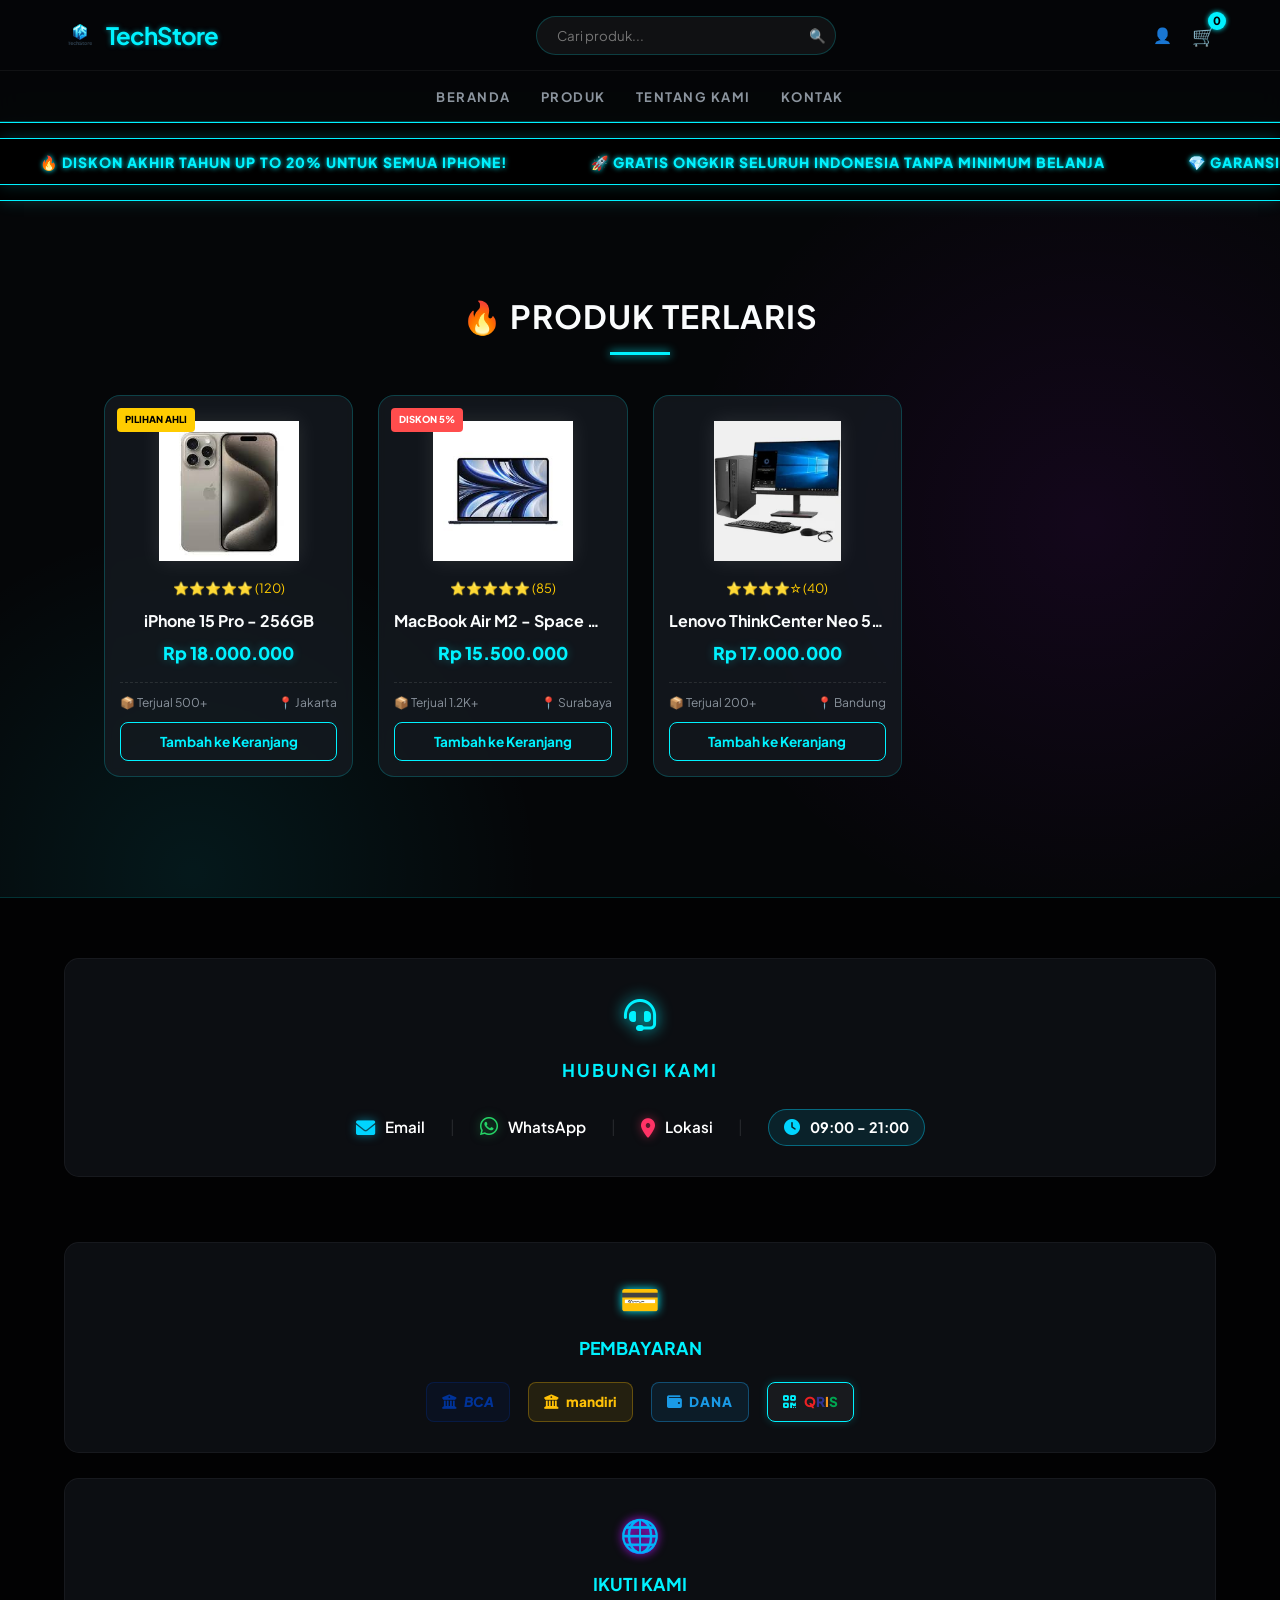
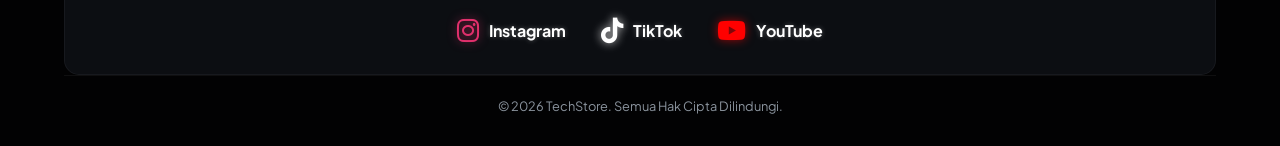
<file: index.html>
<!DOCTYPE html>
<html lang="id">
<head>
    <meta charset="UTF-8">
    <meta name="viewport" content="width=device-width, initial-scale=1.0">
    <title>TechStore - Solusi Gadget Premium</title>
    <link rel="icon" type="image/png" href="logo web.png">
    <link rel="stylesheet" href="style.css">
    <link href="https://fonts.googleapis.com/css2?family=Plus+Jakarta+Sans:wght@400;700&display=swap" rel="stylesheet">
    <link rel="stylesheet" href="https://cdnjs.cloudflare.com/ajax/libs/font-awesome/6.0.0/css/all.min.css">
</head>
<body>

    <div id="cart-modal">
        <div class="modal-header">
            <h2 class="section-title" style="margin-top: 0; font-size: 1.5rem;">🛒 Keranjang</h2>
        </div>
        
        <div id="cart-items-list" class="cart-items-container">
            <p class="empty-msg">Keranjang Anda masih kosong...</p>
        </div>

        <div class="cart-summary">
            <div class="total-row">
                <span>Total Estimasi:</span>
                <span id="cart-total" class="price">Rp 0</span>
            </div>
            <button class="btn-checkout" onclick="processCheckout()">Checkout Sekarang</button>
            <button class="btn-close" onclick="toggleCart()" style="border-color: var(--text-dim); color: var(--text-dim); margin-top: 10px;">Kembali Belanja</button>
        </div>
    </div>

    <header>
    <div class="top-bar">
        <div class="menu-toggle" onclick="toggleMenu()">
            <span></span>
            <span></span>
            <span></span>
        </div>

        <div class="logo">
    <a href="index.html">
        <img src="logo-techstore.png" alt="TechStore Logo" style="height: 40px; width: auto; vertical-align: middle;">
        <span style="margin-left: 10px;">TechStore</span>
    </a>
</div>

        <div class="search-container">
   <input type="text" id="search-input" placeholder="Cari produk..." 
       onkeyup="searchProducts()" 
       onkeypress="handleSearch(event)">
    <button type="button">🔍</button>
</div>

        <div class="user-actions">
            <a href="Login.html" class="user-icon">👤</a>
            <div class="cart-icon" onclick="toggleCart()">
                🛒 <span id="cart-count">0</span>
            </div>
        </div>
    </div>

    <nav id="nav-menu">
        <ul>
            <li><a href="index.html">Beranda</a></li>
            <li><a href="katalog.html">Produk</a></li>
            <li><a href="tentang.html">Tentang Kami</a></li>
            <li><a href="kontak.html">Kontak</a></li>
        </ul>
    </nav>
</header>

<div class="promo-neon-box">
    <div class="marquee-container">
       <div class="marquee-content">
        <span>🔥 DISKON AKHIR TAHUN UP TO 20% UNTUK SEMUA IPHONE!</span>
        <span>🚀 GRATIS ONGKIR SELURUH INDONESIA TANPA MINIMUM BELANJA</span>
        <span>💎 GARANSI RESMI IBOX 1 TAHUN</span>
        <span>⚡ PROSES CEPAT & PACKING KAYU AMAN</span>
        <span>🔥 DISKON AKHIR TAHUN UP TO 20% UNTUK SEMUA IPHONE!</span>
        <span>🚀 GRATIS ONGKIR SELURUH INDONESIA TANPA MINIMUM BELANJA</span>
    </div>
    </div>
</div>

    <main class="container">
    <h2 class="section-title">🔥 Produk Terlaris</h2>
    <div class="product-grid">
        <div class="product-card">
            <div class="badge-premium">Pilihan Ahli</div>
            <img src="ip 15 pro.jpg" alt="iPhone 15 Pro">
            <div class="rating">⭐⭐⭐⭐⭐ <span>(120)</span></div>
            <h3>iPhone 15 Pro - 256GB</h3>
            <p class="price">Rp 18.000.000</p>
            <div class="product-stats">
                <span>📦 Terjual 500+</span>
                <span>📍 Jakarta</span>
            </div>
            <button onclick="addToCart('iPhone 15 Pro', 18000000)">Tambah ke Keranjang</button>
        </div>

        <div class="product-card">
            <div class="badge-promo">Diskon 5%</div>
            <img src="mac book air m2.jpg" alt="MacBook">
            <div class="rating">⭐⭐⭐⭐⭐ <span>(85)</span></div>
            <h3>MacBook Air M2 - Space Gray</h3>
            <p class="price">Rp 15.500.000</p>
            <div class="product-stats">
                <span>📦 Terjual 1.2K+</span>
                <span>📍 Surabaya</span>
            </div>
            <button onclick="addToCart('MacBook Air M2', 15500000)">Tambah ke Keranjang</button>
        </div>

        <div class="product-card">
            <img src="lenovo think.jpg" alt="Komputer">
            <div class="rating">⭐⭐⭐⭐☆ <span>(40)</span></div>
            <h3>Lenovo ThinkCenter Neo 50t</h3>
            <p class="price">Rp 17.000.000</p>
            <div class="product-stats">
                <span>📦 Terjual 200+</span>
                <span>📍 Bandung</span>
            </div>
            <button onclick="addToCart('Lenovo ThinkCenter Neo', 17000000)">Tambah ke Keranjang</button>
        </div>
    </div>
</main>

    <footer>
    <div class="footer-container">
     <div class="footer-box" style="text-align: center; margin-bottom: 25px;">
    <div class="footer-icon" style="color: var(--neon-blue); text-shadow: 0 0 15px var(--neon-blue); font-size: 2rem; margin-bottom: 15px;">
        <i class="fas fa-headset"></i>
    </div>
    
    <h3 style="margin-bottom: 25px; letter-spacing: 2px;">HUBUNGI KAMI</h3>
    
    <div class="contact-links-container" style="display: flex; flex-direction: row; gap: 25px; justify-content: center; align-items: center; flex-wrap: wrap;">
        
        <a href="mailto:support@techstore.com" style="text-decoration: none; color: #ffffff; display: flex; align-items: center; gap: 10px; transition: 0.3s;">
            <i class="fas fa-envelope" style="font-size: 1.2rem; color: #00d4ff; filter: drop-shadow(0 0 5px rgba(0,212,255,0.5));"></i>
            <span style="font-size: 0.95rem; font-weight: 600;">Email</span>
        </a>

        <span style="color: rgba(255,255,255,0.1);">|</span>

        <a href="https://wa.me/6282593395795" target="_blank" style="text-decoration: none; color: #ffffff; display: flex; align-items: center; gap: 10px; transition: 0.3s;">
            <i class="fab fa-whatsapp" style="font-size: 1.3rem; color: #25D366; filter: drop-shadow(0 0 5px rgba(37,211,102,0.5));"></i>
            <span style="font-size: 0.95rem; font-weight: 600;">WhatsApp</span>
        </a>

        <span style="color: rgba(255,255,255,0.1);">|</span>

        <a href="#" style="text-decoration: none; color: #ffffff; display: flex; align-items: center; gap: 10px; transition: 0.3s;">
            <i class="fas fa-location-dot" style="font-size: 1.2rem; color: #ff3366; filter: drop-shadow(0 0 5px rgba(255,51,102,0.5));"></i>
            <span style="font-size: 0.95rem; font-weight: 600;">Lokasi</span>
        </a>

        <span style="color: rgba(255,255,255,0.1);">|</span>

        <div style="display: flex; align-items: center; gap: 10px; color: #ffffff; background: rgba(0, 212, 255, 0.1); padding: 6px 15px; border-radius: 20px; border: 1px solid rgba(0, 212, 255, 0.4);">
            <i class="fas fa-clock" style="color: #00d4ff;"></i>
            <span style="font-size: 0.9rem; font-weight: 700;">09:00 - 21:00</span>
        </div>

    </div>
</div>
</div>

      <div class="footer-box" style="text-align: center; margin-bottom: 25px;">
     <div class="footer-icon" style="color: var(--neon-blue); text-shadow: 0 0 10px var(--neon-blue); margin-bottom: 10px;">💳</div>
    <h3 style="margin-bottom: 20px;">Pembayaran</h3>
    
    <div class="payment-methods" style="display: flex; flex-direction: row; gap: 18px; justify-content: center; align-items: center; flex-wrap: wrap;">
        
        <div class="pay-item" style="display: flex; align-items: center; gap: 8px; background: rgba(0, 51, 153, 0.1); padding: 8px 15px; border-radius: 8px; border: 1px solid rgba(0, 51, 153, 0.3);">
            <i class="fas fa-university" style="color: #003399; font-size: 0.9rem;"></i>
            <span style="color: #003399; font-weight: 800; font-style: italic; font-size: 0.85rem;">BCA</span>
        </div>

        <div class="pay-item" style="display: flex; align-items: center; gap: 8px; background: rgba(255, 193, 7, 0.1); padding: 8px 15px; border-radius: 8px; border: 1px solid rgba(255, 193, 7, 0.3);">
            <i class="fas fa-building-columns" style="color: #ffc107; font-size: 0.9rem;"></i>
            <span style="color: #ffc107; font-weight: 800; font-size: 0.85rem;">mandiri</span>
        </div>

        <div class="pay-item" style="display: flex; align-items: center; gap: 8px; background: rgba(26, 154, 230, 0.1); padding: 8px 15px; border-radius: 8px; border: 1px solid rgba(26, 154, 230, 0.4);">
            <i class="fas fa-wallet" style="color: #1a9ae6; font-size: 0.9rem;"></i>
            <span style="color: #1a9ae6; font-weight: 800; font-size: 0.85rem; letter-spacing: 1px;">DANA</span>
        </div>

        <div class="pay-item" style="display: flex; align-items: center; gap: 8px; background: rgba(255, 255, 255, 0.05); padding: 8px 15px; border-radius: 8px; border: 1px solid var(--neon-blue); box-shadow: 0 0 8px rgba(0, 242, 255, 0.2);">
            <i class="fas fa-qrcode" style="color: var(--neon-blue); font-size: 0.9rem;"></i>
            <span style="font-weight: 800; font-size: 0.85rem;">
                <span style="color: #ed2124;">Q</span><span style="color: #2e3192;">R</span><span style="color: #f6941e;">I</span><span style="color: #00a651;">S</span>
            </span>
        </div>
    </div>
</div>
</div>

    <div class="footer-box" style="text-align: center; margin-bottom: 0;">
    <div class="footer-icon" style="color: var(--neon-purple); text-shadow: 0 0 10px var(--neon-purple); margin-bottom: 10px;">🌐</div>
    <h3 style="margin-bottom: 20px;">Ikuti Kami</h3>
    
    <div class="social-links-container" style="display: flex; flex-direction: row; gap: 35px; justify-content: center; flex-wrap: wrap;">
        
        <a href="https://instagram.com/TechStore_ID" target="_blank" 
           style="text-decoration: none; display: flex; align-items: center; gap: 10px; transition: 0.3s;">
            <i class="fab fa-instagram" style="font-size: 1.6rem; color: #E1306C; filter: drop-shadow(0 0 5px rgba(225, 48, 108, 0.6));"></i>
            <span style="font-size: 1rem; font-weight: 700; color: #ffffff; text-shadow: 0 0 5px rgba(255,255,255,0.3);">Instagram</span>
        </a>

        <a href="https://tiktok.com/@TechStoreOfficial" target="_blank" 
           style="text-decoration: none; display: flex; align-items: center; gap: 10px; transition: 0.3s;">
            <i class="fab fa-tiktok" style="font-size: 1.6rem; color: #ffffff; filter: drop-shadow(0 0 5px rgba(255, 255, 255, 0.8));"></i>
            <span style="font-size: 1rem; font-weight: 700; color: #ffffff; text-shadow: 0 0 5px rgba(255,255,255,0.3);">TikTok</span>
        </a>

        <a href="https://youtube.com/c/TechStoreTV" target="_blank" 
           style="text-decoration: none; display: flex; align-items: center; gap: 10px; transition: 0.3s;">
            <i class="fab fa-youtube" style="font-size: 1.6rem; color: #FF0000; filter: drop-shadow(0 0 5px rgba(255, 0, 0, 0.6));"></i>
            <span style="font-size: 1rem; font-weight: 700; color: #ffffff; text-shadow: 0 0 5px rgba(255,255,255,0.3);">YouTube</span>
        </a>
        
    </div>
</div>
    </div>
    <div class="footer-bottom">
        <p>&copy; 2026 TechStore. Semua Hak Cipta Dilindungi.</p>
    </div>
</footer>
<script src="script.js"></script>
</body>
</html>
</file>
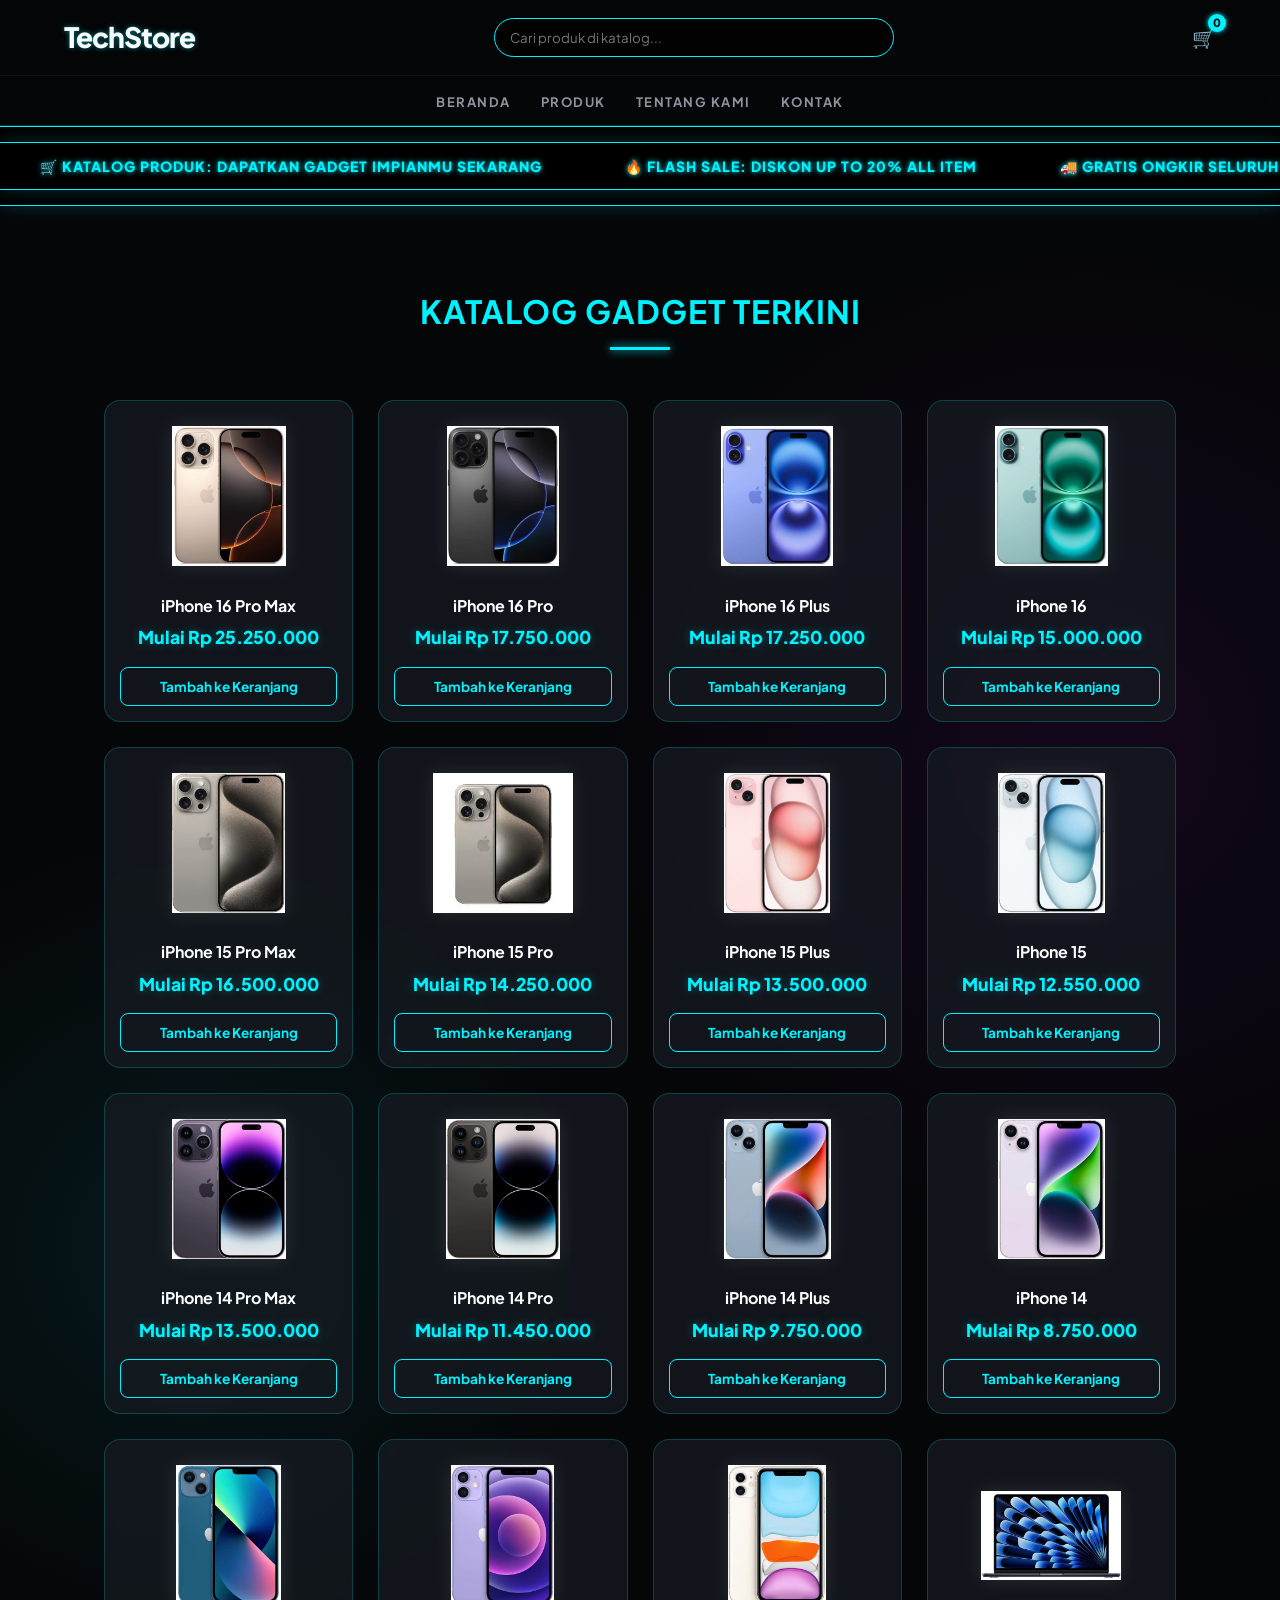
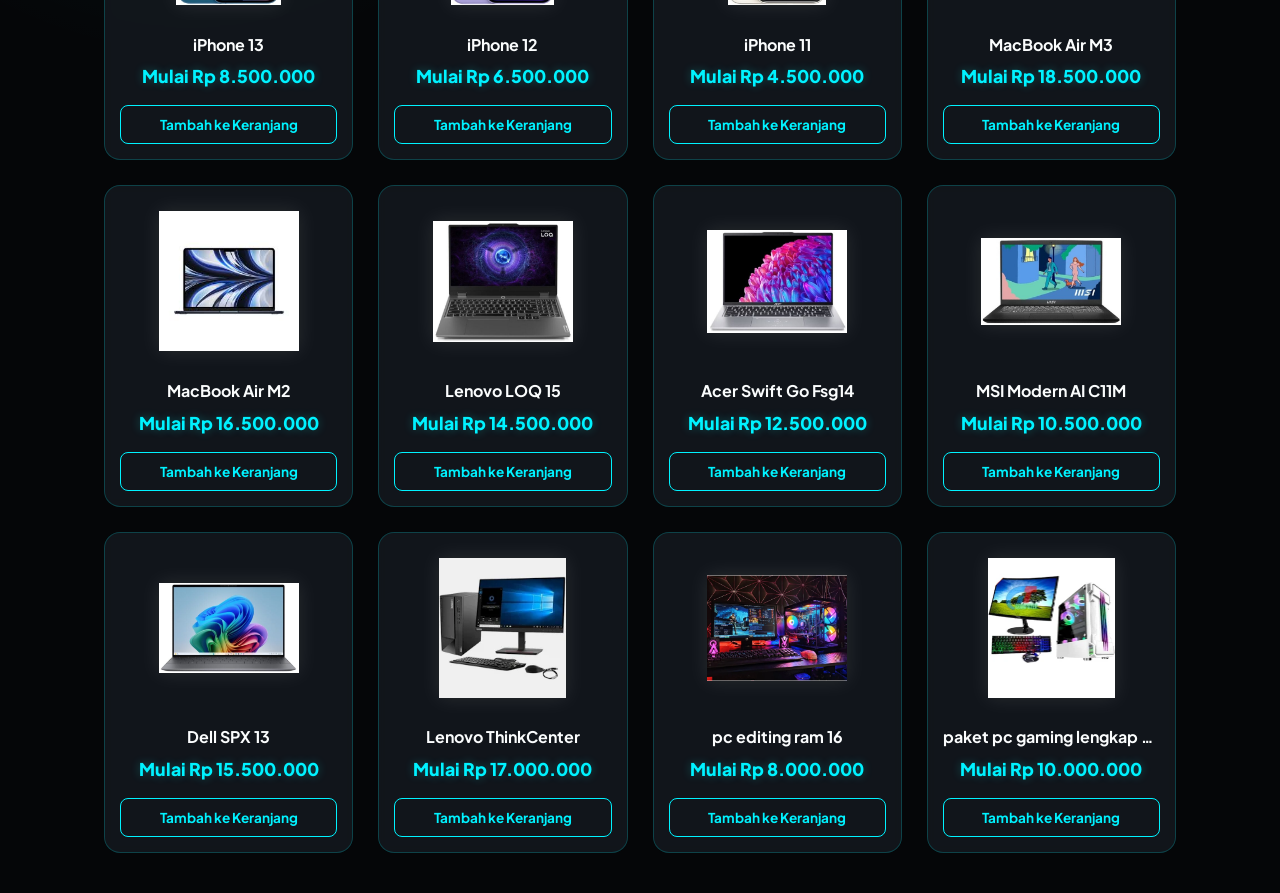
<file: katalog.html>
<!DOCTYPE html>
<html lang="id">
<head>
    <meta charset="UTF-8">
    <meta name="viewport" content="width=device-width, initial-scale=1.0">
    <title>Katalog Produk - TechStore</title>
    <link rel="icon" type="image/png" href="logo web.png">
    <link rel="stylesheet" href="style.css">
</head>
<body>
    <div id="cart-modal">
        <h2 style="color: var(--neon-blue); margin-bottom: 20px;">🛒 Keranjang Belanja</h2>
        <div id="cart-items-list"><p style="color: var(--text-dim);">Keranjang masih kosong...</p></div>
        <hr style="margin: 20px 0; border: 0.5px solid #333;">
        <div style="display: flex; justify-content: space-between; font-weight: bold;">
            <span>Total:</span> <span id="cart-total">Rp 0</span>
        </div>
        <button style="width: 100%; margin-top: 20px;" onclick="processCheckout()">Checkout Sekarang</button>
        <button style="width: 100%; margin-top: 10px; border-color: #ff4d4d; color: #ff4d4d;" onclick="toggleCart()">Tutup</button>
    </div>

    <header>
        <div class="top-bar">
            <div class="menu-toggle" onclick="toggleMenu()">
                <span></span><span></span><span></span>
            </div>
            <div class="logo">TechStore</div>
            <div class="search-container" style="flex: 1; margin: 0 20px; max-width: 400px;">
            <input type="text" id="search-input" placeholder="Cari produk di katalog..." 
                   onkeyup="searchProducts()" 
                   onkeypress="handleSearch(event)"
                   style="width: 100%; padding: 10px 15px; border-radius: 20px; border: 1px solid var(--neon-blue); background: rgba(0,0,0,0.5); color: white; outline: none;">
        </div>
            <div class="user-actions">
                <div class="cart-icon" onclick="toggleCart()" style="cursor:pointer">🛒 <span id="cart-count">0</span></div>
            </div>
        </div>
        <nav id="nav-menu">
            <ul>
                <li><a href="index.html">Beranda</a></li>
                <li><a href="katalog.html">Produk</a></li>
                <li><a href="tentang.html">Tentang Kami</a></li>
                <li><a href="kontak.html">Kontak</a></li>
            </ul>
        </nav>
    </header>

    <div class="promo-neon-box">
    <div class="marquee-container">
        <div class="marquee-content">
            <span>🛒 KATALOG PRODUK: DAPATKAN GADGET IMPIANMU SEKARANG</span>
            <span>🔥 FLASH SALE: DISKON UP TO 20% ALL ITEM</span>
            <span>🚚 GRATIS ONGKIR SELURUH INDONESIA</span>
            <span>✅ READY STOCK: IPHONE 16 SERIES & MACBOOK M3</span>
            <span>💎 BARANG 100% ORIGINAL & GARANSI RESMI</span>
            <span>⚡ PENGIRIMAN CEPAT & PACKING AMAN</span>
            <span>🛒 KATALOG PRODUK: DAPATKAN GADGET IMPIANMU SEKARANG</span>
            <span>🔥 FLASH SALE: DISKON UP TO 20% ALL ITEM</span>
        </div>
    </div>
</div>

    <main class="container">
        <h1 class="section-title" style="text-align:center; margin: 30px 0; color: var(--neon-blue);">Katalog Gadget Terkini</h1>
        
        <div class="product-grid">
           <div class="product-card">
    <img src="ip16 Pro Max.jpg" alt="iPhone">
    <h3>iPhone 16 Pro Max</h3>
    <p class="price">Mulai Rp 25.250.000</p>
    <button onclick="openVariantModal('iPhone 16 Pro Max')">Tambah ke Keranjang</button>
</div>
 <div class="product-card">
    <img src="iP 16 Pro.jpg" alt="iPhone">
    <h3>iPhone 16 Pro </h3>
    <p class="price">Mulai Rp 17.750.000</p>
    <button onclick="openVariantModal('iPhone 16 Pro ')">Tambah ke Keranjang</button>
</div>
 <div class="product-card">
    <img src="ip 16 plus.jpg" alt="iPhone">
    <h3>iPhone 16 Plus</h3>
    <p class="price">Mulai Rp 17.250.000</p>
    <button onclick="openVariantModal('iPhone 16 Plus')">Tambah ke Keranjang</button>
</div>
 <div class="product-card">
    <img src="ip 16.jpg" alt="iPhone">
    <h3>iPhone 16 </h3>
    <p class="price">Mulai Rp 15.000.000</p>
    <button onclick="openVariantModal('iPhone 16 ')">Tambah ke Keranjang</button>
</div>
 <div class="product-card">
    <img src="ip 15 pro max.jpg" alt="iPhone">
    <h3>iPhone 15 Pro Max</h3>
    <p class="price">Mulai Rp 16.500.000</p>
    <button onclick="openVariantModal('iPhone 15 Pro Max')">Tambah ke Keranjang</button>
</div>
 <div class="product-card">
    <img src="ip 15 pro.jpg" alt="iPhone">
    <h3>iPhone 15 Pro </h3>
    <p class="price">Mulai Rp 14.250.000</p>
    <button onclick="openVariantModal('iPhone 15 Pro ')">Tambah ke Keranjang</button>
</div>
 <div class="product-card">
    <img src="ip 15 plus.jpg" alt="iPhone">
    <h3>iPhone 15 Plus</h3>
    <p class="price">Mulai Rp 13.500.000</p>
    <button onclick="openVariantModal('iPhone 15 Plus')">Tambah ke Keranjang</button>
</div>
 <div class="product-card">
    <img src="ip 15.jpg" alt="iPhone">
    <h3>iPhone 15</h3>
    <p class="price">Mulai Rp 12.550.000</p>
    <button onclick="openVariantModal('iPhone 15')">Tambah ke Keranjang</button>
</div>
 <div class="product-card">
    <img src="ip 14 pro max.jpg" alt="iPhone">
    <h3>iPhone 14 Pro Max</h3>
    <p class="price">Mulai Rp 13.500.000</p>
    <button onclick="openVariantModal('iPhone 14 Pro Max')">Tambah ke Keranjang</button>
</div>
 <div class="product-card">
    <img src="ip 14 pro.jpg" alt="iPhone">
    <h3>iPhone 14 Pro </h3>
    <p class="price">Mulai Rp 11.450.000</p>
    <button onclick="openVariantModal('iPhone 14 Pro ')">Tambah ke Keranjang</button>
</div>
 <div class="product-card">
    <img src="ip 14 plus.jpg" alt="iPhone">
    <h3>iPhone 14 Plus</h3>
    <p class="price">Mulai Rp 9.750.000</p>
    <button onclick="openVariantModal('iPhone 14 Plus')">Tambah ke Keranjang</button>
</div>
 <div class="product-card">
    <img src="ip 14.jpg" alt="iPhone">
    <h3>iPhone 14</h3>
    <p class="price">Mulai Rp 8.750.000</p>
    <button onclick="openVariantModal('iPhone 14')">Tambah ke Keranjang</button>
</div>
 <div class="product-card">
    <img src="ip 13.jpg" alt="iPhone">
    <h3>iPhone 13</h3>
    <p class="price">Mulai Rp 8.500.000</p>
    <button onclick="openVariantModal('iPhone 13')">Tambah ke Keranjang</button>
</div>
 <div class="product-card">
    <img src="ip 12.jpg" alt="iPhone">
    <h3>iPhone 12</h3>
    <p class="price">Mulai Rp 6.500.000</p>
    <button onclick="openVariantModal('iPhone 12')">Tambah ke Keranjang</button>
</div>
 <div class="product-card">
    <img src="ip 11.jpg" alt="iPhone">
    <h3>iPhone 11</h3>
    <p class="price">Mulai Rp 4.500.000</p>
    <button onclick="openVariantModal('iPhone 11')">Tambah ke Keranjang</button>
</div>
<div class="product-card">
    <img src="apple mac book air m3.jpg" alt="Laptop">
    <h3>MacBook Air M3</h3>
    <p class="price">Mulai Rp 18.500.000</p>
    <button onclick="openVariantModal('MacBook Air M3')">Tambah ke Keranjang</button>
</div>

<div class="product-card">
    <img src="mac book air m2.jpg" alt="Laptop">
    <h3>MacBook Air M2</h3>
    <p class="price">Mulai Rp 16.500.000</p>
    <button onclick="openVariantModal('MacBook Air M2')">Tambah ke Keranjang</button>
</div>
<div class="product-card">
    <img src="Lenovo LOQ 15IAX9I.jpg" alt="Laptop">
    <h3>Lenovo LOQ 15</h3>
    <p class="price">Mulai Rp 14.500.000</p>
    <button onclick="openVariantModal('Lenovo LOQ 15')">Tambah ke Keranjang</button>
</div>
<div class="product-card">
    <img src="acer swift go fsg14.jpg" alt="Laptop">
    <h3>Acer Swift Go Fsg14</h3>
    <p class="price">Mulai Rp 12.500.000</p>
    <button onclick="openVariantModal('Acer Swift Go Fsg14')">Tambah ke Keranjang</button>
</div>
<div class="product-card">
    <img src="MSI Modern  AI C11M.jpg" alt="Laptop">
    <h3>MSI Modern  AI C11M</h3>
    <p class="price">Mulai Rp 10.500.000</p>
    <button onclick="openVariantModal('MSI Modern  AI C11M')">Tambah ke Keranjang</button>
</div>
<div class="product-card">
    <img src="Dell SPX 13.jpg" alt="Laptop">
    <h3>Dell SPX 13</h3>
    <p class="price">Mulai Rp 15.500.000</p>
    <button onclick="openVariantModal('Dell SPX 13')">Tambah ke Keranjang</button>
</div>

<div class="product-card">
    <img src="lenovo think.jpg" alt="PC">
    <h3>Lenovo ThinkCenter</h3>
    <p class="price">Mulai Rp 17.000.000</p>
    <button onclick="openVariantModal('Lenovo ThinkCenter')">Tambah ke Keranjang</button>
</div>
<div class="product-card">
    <img src="pc editing ram 16.jpg" alt="PC">
    <h3>pc editing ram 16</h3>
    <p class="price">Mulai Rp 8.000.000</p>
    <button onclick="openVariantModal('pc editing ram 16')">Tambah ke Keranjang</button>
</div>
<div class="product-card">
    <img src="paket pc gaming lengkap core i7.jpg" alt="PC">
    <h3>paket pc gaming lengkap core i7</h3>
    <p class="price">Mulai Rp 10.000.000</p>
    <button onclick="openVariantModal('paket pc gaming lengkap core i7')">Tambah ke Keranjang</button>
</div>
 
            </div>

    <script src="script.js"></script>
    <div id="variant-modal" style="display:none; position:fixed; z-index:9999; left:0; top:0; width:100%; height:100%; background:rgba(0,0,0,0.8);">
    <div style="background:#1a1a1a; margin:10% auto; padding:25px; width:90%; max-width:400px; border:1px solid var(--neon-blue); border-radius:15px; color:white;">
        <h2 id="modal-product-name" style="color:var(--neon-blue);">Pilih Varian</h2>
        
        <div style="margin:20px 0;">
            <label style="display:block; margin-bottom:5px; color:#888;">Pilih RAM:</label>
            <select id="modal-ram-select" onchange="updateModalPrice()" style="width:100%; padding:10px; background:#000; color:white; border:1px solid #333;"></select>
            
            <label style="display:block; margin-top:15px; margin-bottom:5px; color:#888;">Pilih Warna:</label>
            <select id="modal-color-select" onchange="updateModalPrice()" style="width:100%; padding:10px; background:#000; color:white; border:1px solid #333;"></select>
        </div>

        <div style="display:flex; justify-content:space-between; align-items:center;">
            <span id="modal-price-display" style="font-size:1.2rem; font-weight:bold; color:#00ff88;">Rp 0</span>
            <button onclick="confirmAddToCart()" style="width:auto; padding:10px 20px;">Konfirmasi</button>
        </div>
        <button onclick="closeVariantModal()" style="width:100%; margin-top:15px; background:none; border:none; color:#ff4d4d; cursor:pointer;">Batal</button>
    </div>
</div>
</body>
</html>
</file>
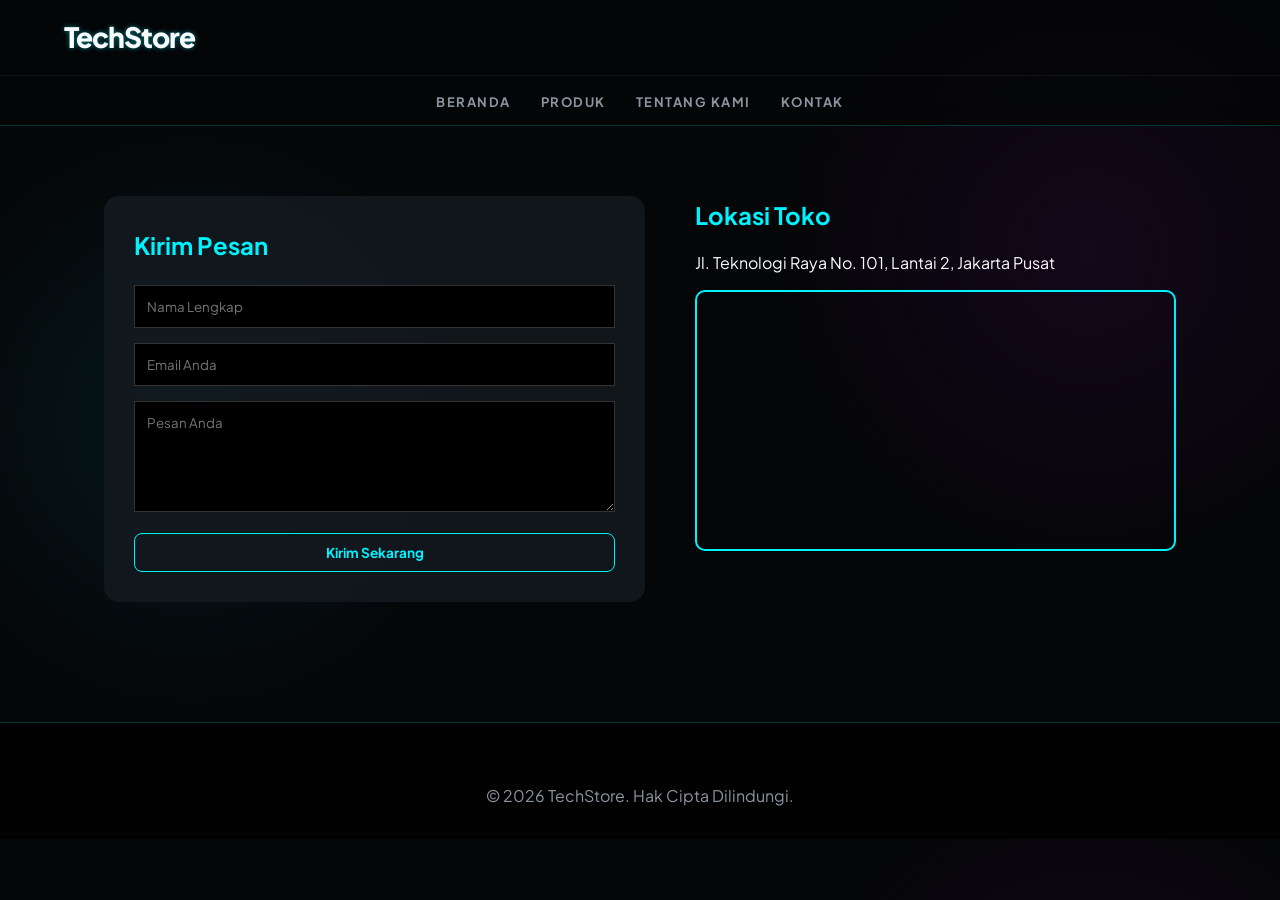
<file: kontak.html>
<!DOCTYPE html>
<html lang="id">
<head>
    <meta charset="UTF-8">
    <meta name="viewport" content="width=device-width, initial-scale=1.0">
    <title>Kontak Kami - TechStore</title>
    <link rel="icon" type="image/png" href="logo web.png">
    <link rel="stylesheet" href="style.css">
</head>
<body>
    <header>
       <div class="top-bar">
        <div class="menu-toggle" onclick="toggleMenu()">
            <span></span>
            <span></span>
            <span></span>
        </div>
            <div class="logo">TechStore</div></div>
        <nav id="nav-menu">
        <ul>
            <li><a href="index.html">Beranda</a></li>
            <li><a href="katalog.html">Produk</a></li>
            <li><a href="tentang.html">Tentang Kami</a></li>
            <li><a href="kontak.html">Kontak</a></li>
        </ul>
    </nav>
    </header>

    <main class="container">
        <div class="contact-wrapper" style="display: flex; flex-wrap: wrap; gap: 50px; padding: 50px 0;">
            
            <div class="contact-form" style="flex: 1; min-width: 300px; background: var(--card-bg); padding: 30px; border-radius: 15px;">
    <h2 style="color: var(--neon-blue); margin-bottom: 20px;">Kirim Pesan</h2>
    <form id="whatsapp-form">
        <input type="text" id="nama" placeholder="Nama Lengkap" required style="width: 100%; padding: 12px; margin-bottom: 15px; background: #000; border: 1px solid #333; color: white;">
        <input type="email" id="email" placeholder="Email Anda" required style="width: 100%; padding: 12px; margin-bottom: 15px; background: #000; border: 1px solid #333; color: white;">
        <textarea id="pesan" placeholder="Pesan Anda" rows="5" required style="width: 100%; padding: 12px; margin-bottom: 15px; background: #000; border: 1px solid #333; color: white;"></textarea>
        <button type="submit" style="width: 100%; cursor: pointer;">Kirim Sekarang</button>
    </form>
</div>

            <div class="contact-info" style="flex: 1; min-width: 300px;">
                <h2 style="color: var(--neon-blue);">Lokasi Toko</h2>
                <p style="margin: 15px 0;">Jl. Teknologi Raya No. 101, Lantai 2, Jakarta Pusat</p>
                <div class="map-container" style="border: 2px solid var(--neon-blue); border-radius: 10px; overflow: hidden;">
                    <iframe src="https://www.google.com/maps/embed?pb=!1m18!1m12!1m3!1d3966.66642232732!2d106.8249641!3d-6.1753924!2m3!1f0!2f0!3f0!3m2!1i1024!2i768!4f13.1!3m3!1m2!1s0x2e69f5d2e764b12d%3A0x3d2ad239d1159971!2sMonas!5e0!3m2!1sid!2sid!4v1700000000000" width="100%" height="250" style="border:0;" allowfullscreen="" loading="lazy"></iframe>
                </div>
            </div>

        </div>
    </main>

    <footer style="margin-top: 50px;">
        <p style="text-align: center; color: var(--text-dim);">&copy; 2026 TechStore. Hak Cipta Dilindungi.</p>
    </footer>

    <script src="script.js"></script>
</body>
</html>
</file>
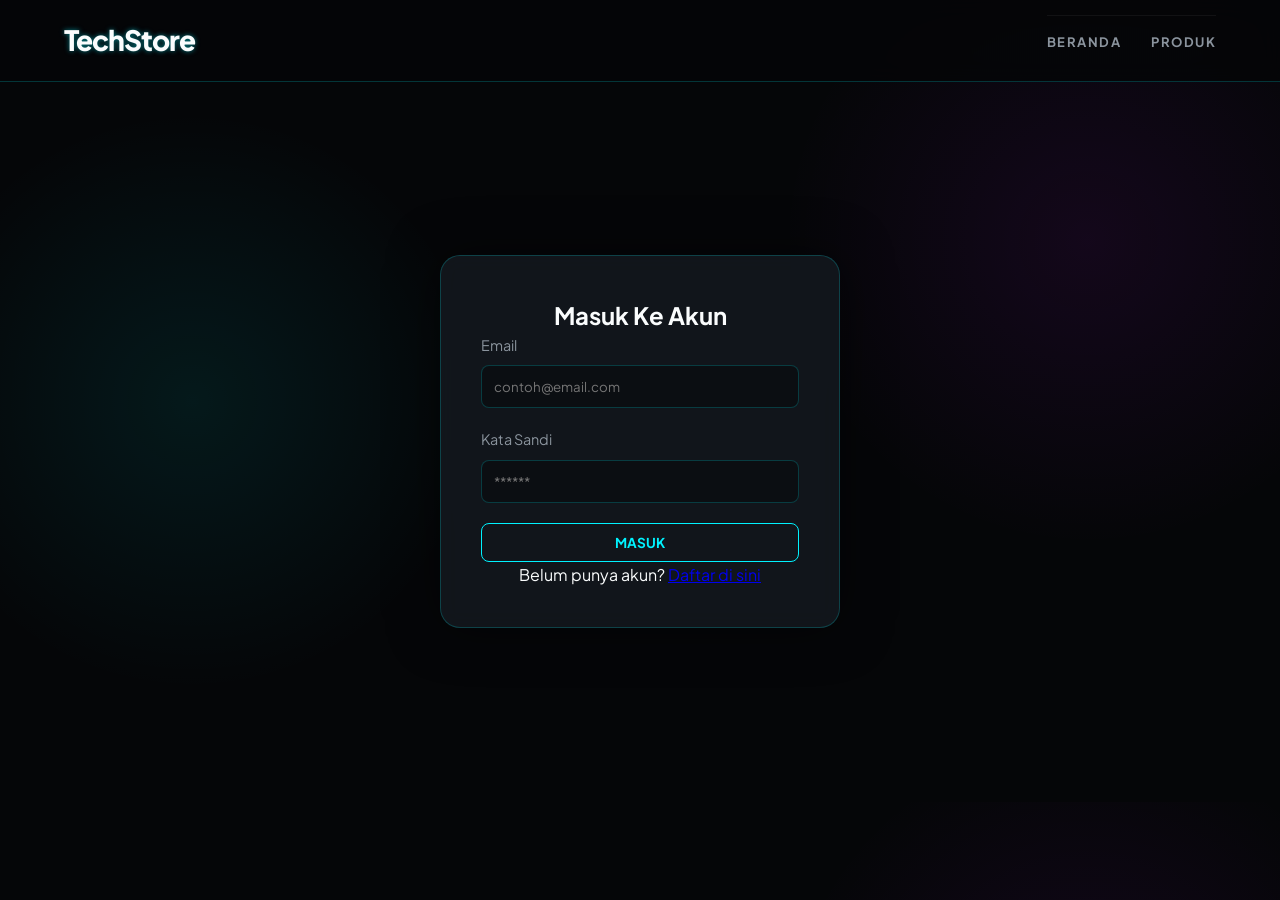
<file: Login.html>
<!DOCTYPE html>
<html lang="id">
<head>
    <meta charset="UTF-8">
    <meta name="viewport" content="width=device-width, initial-scale=1.0">
    <title>Akun - TechStore</title>
    <link rel="icon" type="image/png" href="logo web.png">
    <link rel="stylesheet" href="style.css">
</head>
<body>
    <header>
        <div class="top-bar">
            <div class="logo">TechStore</div>
            <nav>
                <ul>
                    <li><a href="index.html">Beranda</a></li>
                    <li><a href="katalog.html">Produk</a></li>
                </ul>
            </nav>
        </div>
    </header>

    <main class="auth-container">
        <div class="auth-box">
            <h2 id="auth-title">Masuk Ke Akun</h2>
            <form id="auth-form">
                <div class="input-group">
                    <label>Email</label>
                    <input type="email" placeholder="contoh@email.com" required>
                </div>
                <div class="input-group">
                    <label>Kata Sandi</label>
                    <input type="password" placeholder="******" required>
                </div>
                <button type="submit" class="auth-btn">MASUK</button>
            </form>
            <p class="auth-footer">
                Belum punya akun? <a href="#" onclick="toggleAuth()">Daftar di sini</a>
            </p>
        </div>
    </main>

    <script>
        let isLogin = true;
        function toggleAuth() {
            const title = document.getElementById('auth-title');
            const btn = document.querySelector('.auth-btn');
            const footer = document.querySelector('.auth-footer');
            
            isLogin = !isLogin;
            
            if(!isLogin) {
                title.innerText = "Daftar Akun Baru";
                btn.innerText = "DAFTAR";
                footer.innerHTML = 'Sudah punya akun? <a href="#" onclick="toggleAuth()">Login di sini</a>';
            } else {
                title.innerText = "Masuk Ke Akun";
                btn.innerText = "MASUK";
                footer.innerHTML = 'Belum punya akun? <a href="#" onclick="toggleAuth()">Daftar di sini</a>';
            }
        }
    </script>
</body>
</html>
</file>
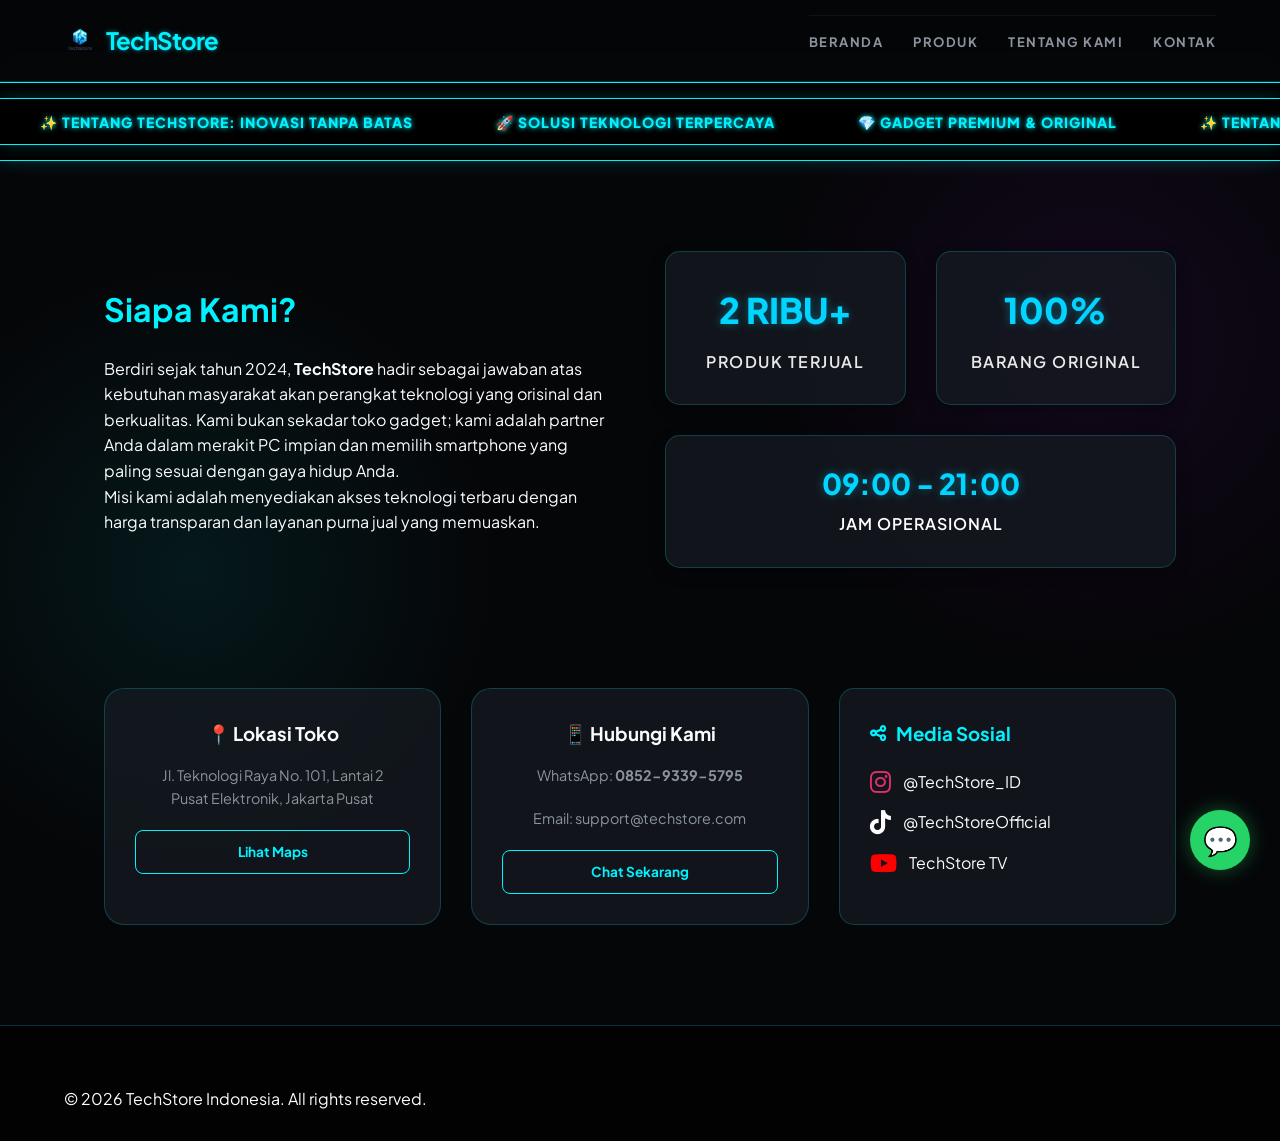
<file: tentang.html>
<!DOCTYPE html>
<html lang="id">
<head>
    <meta charset="UTF-8">
    <meta name="viewport" content="width=device-width, initial-scale=1.0">
    <title>Tentang Kami - TechStore</title>
    <link rel="stylesheet" href="style.css">
    <link rel="icon" type="image/png" href="logo web.png">
    <link rel="stylesheet" href="https://cdnjs.cloudflare.com/ajax/libs/font-awesome/6.0.0/css/all.min.css">
</head>
<body>
    <header>
        <nav>
            <div class="top-bar">
        <div class="menu-toggle" onclick="toggleMenu()">
            <span></span>
            <span></span>
            <span></span>
        </div>

            <div class="logo">
    <a href="index.html">
        <img src="logo-techstore.png" alt="TechStore Logo" style="height: 40px; width: auto; vertical-align: middle;">
        <span style="margin-left: 10px;">TechStore</span>
    </a>
</div>
            <nav id="nav-menu">
        <ul>
            <li><a href="index.html">Beranda</a></li>
            <li><a href="katalog.html">Produk</a></li>
            <li><a href="tentang.html">Tentang Kami</a></li>
            <li><a href="kontak.html">Kontak</a></li>
        </nav>
    </header>

    <div class="promo-neon-box">
        <div class="marquee-container">
            <div class="marquee-content">
                <span>✨ TENTANG TECHSTORE: INOVASI TANPA BATAS  </span>
                <span>🚀 SOLUSI TEKNOLOGI TERPERCAYA</span>
                <span>💎 GADGET PREMIUM & ORIGINAL</span>
                <span>✨ TENTANG TECHSTORE: INOVASI TANPA BATAS</span>
                <span>🚀 SOLUSI TEKNOLOGI TERPERCAYA</span>
            </div>
        </div>
    </div>

    <main class="container">
        <section class="about-content">
            <div class="about-text">
                <h2>Siapa Kami?</h2>
                <p>Berdiri sejak tahun 2024, <strong>TechStore</strong> hadir sebagai jawaban atas kebutuhan masyarakat akan perangkat teknologi yang orisinal dan berkualitas. Kami bukan sekadar toko gadget; kami adalah partner Anda dalam merakit PC impian dan memilih smartphone yang paling sesuai dengan gaya hidup Anda.</p>
                <p>Misi kami adalah menyediakan akses teknologi terbaru dengan harga transparan dan layanan purna jual yang memuaskan.</p>
            </div>
            
            <div class="stats-grid">
               <div class="stats-container" style="display: flex; justify-content: center; align-items: stretch; gap: 30px; flex-wrap: wrap; padding: 40px 0;">

    <div class="stat-box" style="background: var(--card-bg); padding: 30px 25px; border-radius: 15px; border: 1px solid var(--border-color); min-width: 220px; flex: 1; text-align: center; box-shadow: 0 5px 15px rgba(0,0,0,0.3);">
        <h3 style="color: #00d4ff; font-size: 2.2rem; text-shadow: 0 0 8px rgba(0, 212, 255, 0.4); margin-bottom: 10px; font-weight: 800;">
            2 RIBU+
        </h3>
        <p style="color: #ffffff; font-size: 1rem; font-weight: 600; text-transform: uppercase; letter-spacing: 1.5px; margin: 0; opacity: 0.9;">
            Produk Terjual
        </p>
    </div>

    <div class="stat-box" style="background: var(--card-bg); padding: 30px 25px; border-radius: 15px; border: 1px solid var(--border-color); min-width: 220px; flex: 1; text-align: center; box-shadow: 0 5px 15px rgba(0,0,0,0.3);">
        <h3 style="color: #00d4ff; font-size: 2.2rem; text-shadow: 0 0 8px rgba(0, 212, 255, 0.4); margin-bottom: 10px; font-weight: 800;">
            100%
        </h3>
        <p style="color: #ffffff; font-size: 1rem; font-weight: 600; text-transform: uppercase; letter-spacing: 1.5px; margin: 0; opacity: 0.9;">
            Barang Original
        </p>
    </div>

    <div class="stat-box" style="background: var(--card-bg); padding: 30px 25px; border-radius: 15px; border: 1px solid var(--border-color); min-width: 220px; flex: 1; text-align: center; box-shadow: 0 5px 15px rgba(0,0,0,0.3);">
        <h3 style="color: #00d4ff; font-size: 1.8rem; text-shadow: 0 0 10px rgba(0, 212, 255, 0.4); margin-bottom: 10px; font-weight: 800; line-height: 2.2rem;">
            09:00 - 21:00
        </h3>
        <p style="color: #ffffff; font-size: 1rem; font-weight: 600; text-transform: uppercase; letter-spacing: 1px; margin: 0;">
            Jam Operasional
        </p>
    </div>

</div>
        </section>

        <section class="info-section">
            <div class="info-card">
                <h3>📍 Lokasi Toko</h3>
                <p>Jl. Teknologi Raya No. 101, Lantai 2<br>Pusat Elektronik, Jakarta Pusat</p>
                <a href="https://maps.google.com" target="_blank" class="btn-small">Lihat Maps</a>
            </div>

            <div class="info-card">
                <h3>📱 Hubungi Kami</h3>
                <p>WhatsApp: <strong>0852-9339-5795</strong></p>
                <p>Email: support@techstore.com</p>
                <a href="https://wa.me/6285293395795" class="btn-small">Chat Sekarang</a>
            </div>

            <div class="info-card" style="background: var(--card-bg); padding: 30px; border-radius: 15px; border: 1px solid var(--border-color); height: 100%;">
    <h3 style="color: var(--neon-blue); margin-bottom: 20px; display: flex; align-items: center; gap: 10px;">
        <i class="fas fa-share-nodes"></i> Media Sosial
    </h3>
    
    <div class="social-links-list" style="display: flex; flex-direction: column; gap: 15px;">
        <a href="https://instagram.com/TechStore_ID" target="_blank" style="text-decoration: none; color: var(--text-main); display: flex; align-items: center; gap: 12px; transition: 0.3s;" onmouseover="this.style.color='var(--neon-purple)'" onmouseout="this.style.color='var(--text-main)'">
            <i class="fab fa-instagram" style="font-size: 1.5rem; color: #E1306C;"></i>
            <span>@TechStore_ID</span>
        </a>

        <a href="https://tiktok.com/@TechStoreOfficial" target="_blank" style="text-decoration: none; color: var(--text-main); display: flex; align-items: center; gap: 12px; transition: 0.3s;" onmouseover="this.style.color='var(--neon-blue)'" onmouseout="this.style.color='var(--text-main)'">
            <i class="fab fa-tiktok" style="font-size: 1.5rem; color: #fff;"></i>
            <span>@TechStoreOfficial</span>
        </a>

        <a href="https://youtube.com/c/TechStoreTV" target="_blank" style="text-decoration: none; color: var(--text-main); display: flex; align-items: center; gap: 12px; transition: 0.3s;" onmouseover="this.style.color='#FF0000'" onmouseout="this.style.color='var(--text-main)'">
            <i class="fab fa-youtube" style="font-size: 1.5rem; color: #FF0000;"></i>
            <span>TechStore TV</span>
        </a>
    </div>
</div>
        </section>
    </main>

    <footer>
        <p>© 2026 TechStore Indonesia. All rights reserved.</p>
    </footer>

    <a href="https://wa.me/6285293395795" class="wa-float" target="_blank">
        <span>💬</span>
    </a>
    <script src="script.js"></script>
</body>
</html>
</file>
<file: style.css>
/* =========================================
   1. CONFIG & GLOBAL STYLES (PREMIUM BASE)
   ========================================= */
@import url('https://fonts.googleapis.com/css2?family=Plus+Jakarta+Sans:wght@400;600;800&display=swap');

:root {
    --bg-dark: #050608;
    --card-bg: rgba(22, 27, 34, 0.75); /* Transparan untuk efek kaca */
    --neon-blue: #00f2ff;
    --neon-purple: #bc13fe;
    --neon-gold: #ffcc00;
    --text-main: #fafcfd;
    --text-dim: #8b949e;
    --border-color: rgba(0, 242, 255, 0.2);
    --glass-effect: blur(12px);
}

* {
    margin: 0;
    padding: 0;
    box-sizing: border-box;
    font-family: 'Plus Jakarta Sans', sans-serif;
    scroll-behavior: smooth;
}

body {
    background-color: var(--bg-dark);
    color: var(--text-main);
    /* Latar belakang radial halus untuk kedalaman */
    background-image: 
        radial-gradient(circle at 15% 50%, rgba(0, 242, 255, 0.08) 0%, transparent 25%),
        radial-gradient(circle at 85% 30%, rgba(188, 19, 254, 0.08) 0%, transparent 25%);
    overflow-x: hidden;
    line-height: 1.6;
}

/* Container Umum */
.container {
    max-width: 1200px;
    margin: 0 auto;
    padding: 20px 5%;
}

/* Judul Section */
.section-title {
    text-align: center;
    font-size: 2rem;
    margin: 40px 0 20px;
    color: var(--text-main);
    text-transform: uppercase;
    letter-spacing: 1px;
}

.section-title::after {
    content: '';
    display: block;
    width: 60px;
    height: 3px;
    background: var(--neon-blue);
    margin: 10px auto;
    box-shadow: 0 0 10px var(--neon-blue);
}

/* =========================================
   2. HEADER & NAVIGATION (STICKY GLASS)
   ========================================= */
header {
    background: rgba(5, 6, 8, 0.85);
    backdrop-filter: var(--glass-effect);
    border-bottom: 1px solid var(--border-color);
    position: sticky;
    top: 0;
    z-index: 1000;
    transition: 0.3s;
}

.top-bar {
    display: flex;
    justify-content: space-between;
    align-items: center;
    padding: 15px 5%;
}

.logo {
    font-size: 28px;
    font-weight: 800;
    color: var(--text-main);
    text-shadow: 0 0 5px rgba(0, 242, 255, 0.5);
    letter-spacing: -1px;
}

.logo span { color: var(--neon-blue); } /* Jika mau variasi warna di logo */

/* Search Bar Premium */
.search-container {
    position: relative;
    display: flex;
    align-items: center;
}

.search-container input {
    background: rgba(255, 255, 255, 0.05);
    border: 1px solid var(--border-color);
    color: white;
    padding: 10px 20px;
    border-radius: 50px;
    width: 300px;
    transition: 0.3s;
    outline: none;
}

.search-container input:focus {
    width: 350px;
    border-color: var(--neon-blue);
    box-shadow: 0 0 15px rgba(0, 242, 255, 0.2);
}

.search-container button {
    position: absolute;
    right: 5px;
    background: transparent;
    border: none;
    color: var(--text-dim);
    cursor: pointer;
    width: auto;
    padding: 5px;
}

/* Navigasi & User Actions */
.user-actions {
    display: flex;
    gap: 20px;
    align-items: center;
}

.user-icon, .cart-icon {
    color: var(--text-main);
    text-decoration: none;
    font-size: 0.95rem;
    font-weight: 600;
    transition: 0.3s;
    display: flex;
    align-items: center;
    gap: 8px;
}

.user-icon:hover, .cart-icon:hover {
    color: var(--neon-blue);
    text-shadow: 0 0 10px var(--neon-blue);
}

nav ul {
    display: flex;
    justify-content: center;
    list-style: none;
    gap: 30px;
    padding: 12px 0;
    border-top: 1px solid rgba(255,255,255,0.05);
}

nav ul li a {
    color: var(--text-dim);
    text-decoration: none;
    font-size: 13px;
    font-weight: 700;
    text-transform: uppercase;
    letter-spacing: 1.5px;
    transition: 0.3s;
}

nav ul li a:hover, nav ul li a.active {
    color: var(--neon-blue);
    text-shadow: 0 0 8px var(--neon-blue);
}

/* =========================================
   3. HERO SECTION (GRADIENT TEXT)
   ========================================= */
/* Mengubah kotak putih menjadi kotak neon gelap */
.promo-neon-box {
    background: linear-gradient(135deg, #050608 0%, #0a0c10 100%);
    padding: 30px 0; /* Memberi ruang agar tidak terlalu tipis */
    border-top: 1px solid rgba(0, 242, 255, 0.3);
    border-bottom: 1px solid rgba(0, 242, 255, 0.3);
    margin-bottom: 30px;
    box-shadow: inset 0 0 20px rgba(0, 242, 255, 0.1);
}

.marquee-container {
    overflow: hidden;
    white-space: nowrap;
}

.marquee-content {
    display: inline-block;
    animation: marquee 20s linear infinite;
}

.marquee-content span {
    display: inline-block;
    padding-right: 60px;
    font-weight: 800;
    font-size: 1.2rem;
    color: var(--neon-blue);
    text-transform: uppercase;
    letter-spacing: 3px;
    /* Efek teks menyala */
    text-shadow: 0 0 10px rgba(0, 242, 255, 0.7);
}

@keyframes marquee {
    from { transform: translateX(0); }
    to { transform: translateX(-50%); }
}

/* =========================================
   4. PRODUCT CARDS (PREMIUM DETAILS)
   ========================================= */
.product-grid {
    display: grid;
    grid-template-columns: repeat(auto-fill, minmax(220px, 1fr)); /* Responsif */
    gap: 25px;
    padding: 20px 0;
}

.product-card {
    background: var(--card-bg);
    border: 1px solid var(--border-color);
    border-radius: 16px;
    padding: 15px;
    text-align: center;
    position: relative;
    overflow: hidden;
    transition: all 0.4s cubic-bezier(0.175, 0.885, 0.32, 1.275);
    backdrop-filter: blur(5px);
}

.product-card:hover {
    transform: translateY(-10px);
    border-color: var(--neon-blue);
    box-shadow: 0 10px 30px rgba(0, 242, 255, 0.15);
}

.product-card img {
    width: 140px;
    height: 140px;
    object-fit: contain;
    margin: 10px auto;
    filter: drop-shadow(0 0 10px rgba(255,255,255,0.1));
    transition: 0.3s;
}

.product-card:hover img {
    transform: scale(1.05);
}

/* Label & Badges */
.badge-premium, .badge-promo {
    position: absolute;
    top: 12px;
    left: 12px;
    font-size: 0.6rem;
    font-weight: 800;
    padding: 4px 8px;
    border-radius: 4px;
    text-transform: uppercase;
    z-index: 2;
}

.badge-premium { background: var(--neon-gold); color: #000; }
.badge-promo { background: #ff4d4d; color: white; }

/* Info Produk */
.product-card h3 {
    font-size: 1rem;
    font-weight: 700;
    margin: 10px 0 5px;
    white-space: nowrap;
    overflow: hidden;
    text-overflow: ellipsis;
}

.rating {
    color: var(--neon-gold);
    font-size: 0.8rem;
    margin-bottom: 5px;
}

.product-stats {
    display: flex;
    justify-content: space-between;
    font-size: 0.75rem;
    color: var(--text-dim);
    margin: 10px 0;
    padding-top: 10px;
    border-top: 1px dashed rgba(255,255,255,0.1);
}

.price {
    display: block;
    color: var(--neon-blue);
    font-size: 1.1rem;
    font-weight: 800;
    margin-bottom: 15px;
    text-shadow: 0 0 10px rgba(0, 242, 255, 0.3);
}

/* Tombol Global */
button, .btn-small {
    background: transparent;
    border: 1px solid var(--neon-blue);
    color: var(--neon-blue);
    padding: 10px 20px;
    border-radius: 8px;
    cursor: pointer;
    font-weight: 700;
    font-size: 0.85rem;
    transition: 0.3s;
    width: 100%;
    text-decoration: none;
    display: inline-block;
    text-align: center;
}

button:hover, .btn-small:hover {
    background: var(--neon-blue);
    color: #000;
    box-shadow: 0 0 20px var(--neon-blue);
    transform: scale(1.02);
}

/* =========================================
   5. HALAMAN TENTANG (ABOUT & STATS)
   ========================================= */
.about-content {
    display: flex;
    flex-wrap: wrap;
    gap: 50px;
    align-items: center;
    margin-bottom: 80px;
}

.about-text {
    flex: 1;
    min-width: 300px;
}

.about-text h2 {
    color: var(--neon-blue);
    margin-bottom: 20px;
    font-size: 2rem;
}

.stats-grid {
    flex: 1;
    display: grid;
    grid-template-columns: repeat(auto-fit, minmax(140px, 1fr));
    gap: 20px;
}

.stat-box {
    background: rgba(255,255,255,0.03);
    border: 1px solid var(--border-color);
    padding: 25px;
    border-radius: 15px;
    text-align: center;
    transition: 0.3s;
}

.stat-box:hover {
    border-color: var(--neon-blue);
    background: rgba(0, 242, 255, 0.05);
}

.stat-box h3 {
    font-size: 2.5rem;
    color: var(--neon-blue);
    margin-bottom: 5px;
}

/* Info Section (Maps, Contact) */
.info-section {
    display: grid;
    grid-template-columns: repeat(auto-fit, minmax(280px, 1fr));
    gap: 30px;
    margin-top: 50px;
}

.info-card {
    background: var(--card-bg);
    border: 1px solid var(--border-color);
    padding: 30px;
    border-radius: 20px;
    text-align: center;
    transition: 0.3s;
}

.info-card:hover {
    transform: translateY(-10px);
    box-shadow: 0 0 30px rgba(0, 242, 255, 0.1);
}

.info-card h3 { margin-bottom: 15px; color: var(--text-main); }
.info-card p { color: var(--text-dim); margin-bottom: 20px; font-size: 0.9rem; }

/* =========================================
   6. AUTH / LOGIN PAGE
   ========================================= */
.auth-container {
    display: flex;
    justify-content: center;
    align-items: center;
    min-height: 80vh;
}

.auth-box {
    background: var(--card-bg);
    border: 1px solid var(--border-color);
    padding: 40px;
    border-radius: 20px;
    width: 100%;
    max-width: 400px;
    box-shadow: 0 0 50px rgba(0,0,0,0.5);
    text-align: center;
    backdrop-filter: blur(10px);
}

.input-group { text-align: left; margin-bottom: 20px; }
.input-group label { display: block; color: var(--text-dim); margin-bottom: 8px; font-size: 0.9rem; }
.input-group input {
    width: 100%;
    padding: 12px;
    background: rgba(0,0,0,0.3);
    border: 1px solid var(--border-color);
    color: white;
    border-radius: 8px;
    outline: none;
}
.input-group input:focus { border-color: var(--neon-blue); box-shadow: 0 0 10px rgba(0, 242, 255, 0.3); }

/* =========================================
   7. FOOTER (SEPARATED ONE-LINE BOXES)
   ========================================= */
footer {
    margin-top: 80px;
    padding: 60px 5% 30px;
    border-top: 1px solid var(--border-color);
    background: #020203;
}

.footer-container {
    display: flex;
    justify-content: space-between;
    gap: 20px;
    margin-bottom: 40px;
}

.footer-box {
    flex: 1;
    background: rgba(22, 27, 34, 0.5);
    border: 1px solid rgba(255,255,255,0.05);
    padding: 30px;
    border-radius: 15px;
    text-align: center;
    transition: 0.3s;
}

.footer-box:hover {
    border-color: var(--neon-blue);
    transform: translateY(-5px);
    background: rgba(0, 242, 255, 0.02);
}

.footer-icon { font-size: 2rem; margin-bottom: 15px; display: block; }
.footer-box h3 { color: var(--neon-blue); font-size: 1.1rem; margin-bottom: 10px; text-transform: uppercase; }
.footer-box p { color: var(--text-dim); font-size: 0.9rem; }

.footer-bottom {
    text-align: center;
    padding-top: 20px;
    border-top: 1px solid rgba(255,255,255,0.05);
    color: var(--text-dim);
    font-size: 0.8rem;
}

/* =========================================
   8. MODAL & FLOAT
   ========================================= */
#cart-modal {
    display: none;
    position: fixed;
    top: 50%;
    left: 50%;
    transform: translate(-50%, -50%);
    background: #0d1117;
    border: 1px solid var(--neon-blue);
    padding: 30px;
    z-index: 2000;
    width: 90%;
    max-width: 400px;
    border-radius: 20px;
    box-shadow: 0 0 50px rgba(0, 242, 255, 0.2);
}

.wa-float {
    position: fixed;
    bottom: 30px;
    right: 30px;
    background: #25d366;
    color: white;
    width: 60px;
    height: 60px;
    border-radius: 50%;
    display: flex;
    justify-content: center;
    align-items: center;
    font-size: 28px;
    text-decoration: none;
    box-shadow: 0 0 20px rgba(37, 211, 102, 0.4);
    transition: 0.3s;
    z-index: 1000;
}

.wa-float:hover { transform: scale(1.1); box-shadow: 0 0 30px rgba(37, 211, 102, 0.6); }

/* Responsif Mobile */
@media (max-width: 768px) {
    .footer-container, .about-content { flex-direction: column; }
    .hero h1 { font-size: 2.5rem; }
    .product-grid { grid-template-columns: repeat(2, 1fr); gap: 10px; }
    .product-card { padding: 10px; }
    .product-card img { width: 100px; height: 100px; }
}/* --- RESPONSIVE DESIGN (Webview/Mobile) --- */

/* Pengaturan untuk layar HP (Lebar maksimal 768px) */
@media screen and (max-width: 768px) {
    
    /* Header: Logo & User Icon sejajar, Search Bar pindah ke baris baru */
    .top-bar {
        display: flex;
        flex-wrap: wrap;
        padding: 10px;
        justify-content: space-between;
    }

    .logo {
        font-size: 1.2rem;
    }

    .search-container {
        order: 3; /* Memaksa search bar pindah ke bawah */
        width: 100%;
        margin-top: 10px;
    }

    .search-container input {
        width: 100%; /* Agar kotak cari memenuhi lebar layar */
    }

    /* Navigasi: Bisa digeser ke samping jika menu terlalu panjang */
    nav ul {
        display: flex;
        overflow-x: auto;
        white-space: nowrap;
        padding: 10px;
        gap: 15px;
        -webkit-overflow-scrolling: touch; /* Scroll halus di iPhone */
    }

    /* Hero Section: Perkecil font agar tidak memenuhi layar */
    .hero h1 {
        font-size: 1.5rem;
        padding: 0 20px;
    }

    .hero p {
        font-size: 0.9rem;
    }

    /* Product Grid: Ubah menjadi 2 kolom atau 1 kolom */
    .product-grid {
        display: grid;
        grid-template-columns: repeat(auto-fit, minmax(150px, 1fr));
        gap: 12px;
        padding: 10px;
    }

    .product-card img {
        height: 150px; /* Batasi tinggi gambar agar seragam */
        object-fit: contain;
    }

    .product-card h3 {
        font-size: 0.85rem;
    }

    /* Footer: Tumpuk konten secara vertikal */
    .footer-container {
        display: flex;
        flex-direction: column;
        gap: 20px;
        text-align: center;
    }

    /* Modal Keranjang: Agar tidak meluber keluar layar */
    #cart-modal {
        width: 95%;
        padding: 15px;
        left: 2.5%; /* Tengah secara horizontal */
        top: 5%;
    }
}/* --- HAMBURGER CORE --- */
.menu-toggle {
    display: none; /* Sembunyi di desktop */
    flex-direction: column;
    gap: 5px;
    cursor: pointer;
    padding: 5px;
}

.menu-toggle span {
    width: 25px;
    height: 3px;
    background: var(--neon-blue);
    box-shadow: 0 0 8px var(--neon-blue);
    transition: 0.3s;
    border-radius: 2px;
}

/* --- RESPONSIVE MOBILE (WEBVIEW) --- */
@media screen and (max-width: 768px) {
    .menu-toggle {
        display: flex; /* Muncul di HP */
    }

    /* Navbar jadi menu samping (Sidebar) */
    #nav-menu {
        position: fixed;
        top: 0;
        left: -100%; /* Sembunyi di kiri */
        width: 250px;
        height: 100vh;
        background: rgba(5, 6, 8, 0.98);
        backdrop-filter: blur(20px);
        border-right: 1px solid var(--border-color);
        transition: 0.4s cubic-bezier(0.175, 0.885, 0.32, 1.275);
        z-index: 999;
        display: block;
    }

    #nav-menu.active {
        left: 0; /* Geser ke kanan saat aktif */
    }

    #nav-menu ul {
        flex-direction: column;
        padding: 80px 30px;
        gap: 25px;
        border-top: none;
        justify-content: flex-start;
        align-items: flex-start;
    }

    #nav-menu ul li a {
        font-size: 1.2rem;
    }

    /* Animasi Tombol X */
    .menu-toggle.active span:nth-child(1) { transform: translateY(8px) rotate(45deg); }
    .menu-toggle.active span:nth-child(2) { opacity: 0; }
    .menu-toggle.active span:nth-child(3) { transform: translateY(-8px) rotate(-45deg); }

    /* Penyesuaian Top Bar agar rapi */
    .top-bar {
        justify-content: space-between;
    }
    
    .search-container {
        width: 100%;
        margin-top: 10px;
        order: 4; /* Paling bawah */
    }
}/* Container Ikon Keranjang */
.cart-icon {
    position: relative;
    cursor: pointer;
    font-size: 1.2rem;
    display: flex;
    align-items: center;
}

/* Bulatan Notifikasi Angka */
#cart-count {
    position: absolute;
    top: -8px;
    right: -10px;
    background: var(--neon-blue);
    color: #000;
    font-size: 0.7rem;
    font-weight: 800;
    width: 18px;
    height: 18px;
    border-radius: 50%;
    display: flex;
    justify-content: center;
    align-items: center;
    transition: 0.3s ease;
    box-shadow: 0 0 5px var(--neon-blue);
}

/* Modal Keranjang Responsif */
#cart-modal {
    display: none;
    position: fixed;
    top: 50%;
    left: 50%;
    transform: translate(-50%, -50%);
    background: rgba(13, 17, 23, 0.95);
    backdrop-filter: blur(15px);
    border: 1px solid var(--neon-blue);
    padding: 25px;
    z-index: 5000; /* Sangat tinggi agar di atas navigasi */
    width: 90%;
    max-width: 400px;
    border-radius: 20px;
    box-shadow: 0 0 40px rgba(0, 242, 255, 0.2);
}

@media screen and (max-width: 768px) {
    #cart-modal {
        width: 95%;
        padding: 15px;
    }
}@keyframes fadeIn {
    from { opacity: 0; transform: translateY(10px); }
    to { opacity: 1; transform: translateY(0); }
}

/* Memastikan grid tetap rapi saat beberapa produk disembunyikan */
.product-grid {
    display: grid;
    grid-template-columns: repeat(auto-fill, minmax(200px, 1fr));
    align-items: start; /* Mencegah card yang tersisa berubah ukuran tinggi */
}.logo a {
    display: flex;
    align-items: center;
    text-decoration: none;
    color: inherit; /* Supaya warna teks tetap mengikuti tema */
    font-weight: bold;
    font-size: 1.5rem;
}

.logo img {
    max-height: 50px; /* Sesuaikan ukuran logo di sini */
    object-fit: contain;
}
.product-options {
    display: flex;
    flex-direction: column;
    gap: 8px;
    margin: 10px 0;
}

.product-options select {
    padding: 8px;
    border-radius: 5px;
    background: #1a1a1a;
    color: white;
    border: 1px solid var(--neon-blue);
    cursor: pointer;
}

.price-display {
    font-size: 1.2rem;
    font-weight: bold;
    color: #00ff88; /* Warna hijau neon untuk harga */
    margin: 10px 0;
}
/* Untuk merapikan tampilan opsi di dalam kartu */
.variant-selection {
    margin-top: 15px;
    text-align: left;
    font-size: 0.9rem;
}

.variant-selection label {
    display: block;
    color: #888;
    margin-bottom: 5px;
}

.variant-selection select {
    width: 100%;
    padding: 8px;
    margin-bottom: 12px;
    background: #1a1a1a;
    color: white;
    border: 1px solid var(--neon-blue);
    border-radius: 4px;
    cursor: pointer;
}
/* Container Utama Running Text */
.marquee-container {
    width: 100%;
    overflow: hidden;
    background: rgba(0, 0, 0, 0.8);
    border-top: 1px solid var(--neon-blue);
    border-bottom: 1px solid var(--neon-blue);
    padding: 10px 0;
    white-space: nowrap;
    position: relative;
    box-shadow: 0 0 15px rgba(0, 242, 255, 0.2);
}

/* Animasi Gerakan */
.marquee-content {
    display: inline-block;
    animation: marquee 20s linear infinite;
}

.marquee-content span {
    display: inline-block;
    padding-right: 50px;
    font-weight: bold;
    font-size: 14px;
    color: var(--neon-blue);
    text-transform: uppercase;
    letter-spacing: 2px;
    /* Efek Glow Neon */
    text-shadow: 0 0 5px var(--neon-blue), 0 0 10px var(--neon-blue);
}

/* Keyframes untuk jalan terus */
@keyframes marquee {
    from { transform: translateX(0); }
    to { transform: translateX(-50%); }
}

/* Pause saat di-hover agar user bisa baca */
.marquee-container:hover .marquee-content {
    animation-play-state: paused;
}
.promo-neon-box {
    background: #000;
    border-top: 1px solid var(--neon-blue);
    border-bottom: 1px solid var(--neon-blue);
    padding: 15px 0;
    margin-bottom: 30px;
    box-shadow: 0 0 15px rgba(0, 242, 255, 0.2);
}

.marquee-content span {
    font-weight: 800;
    font-size: 14px;
    color: var(--neon-blue);
    padding: 0 40px;
    text-shadow: 0 0 5px var(--neon-blue);
    text-transform: uppercase;
    letter-spacing: 1px;
}
</file>
